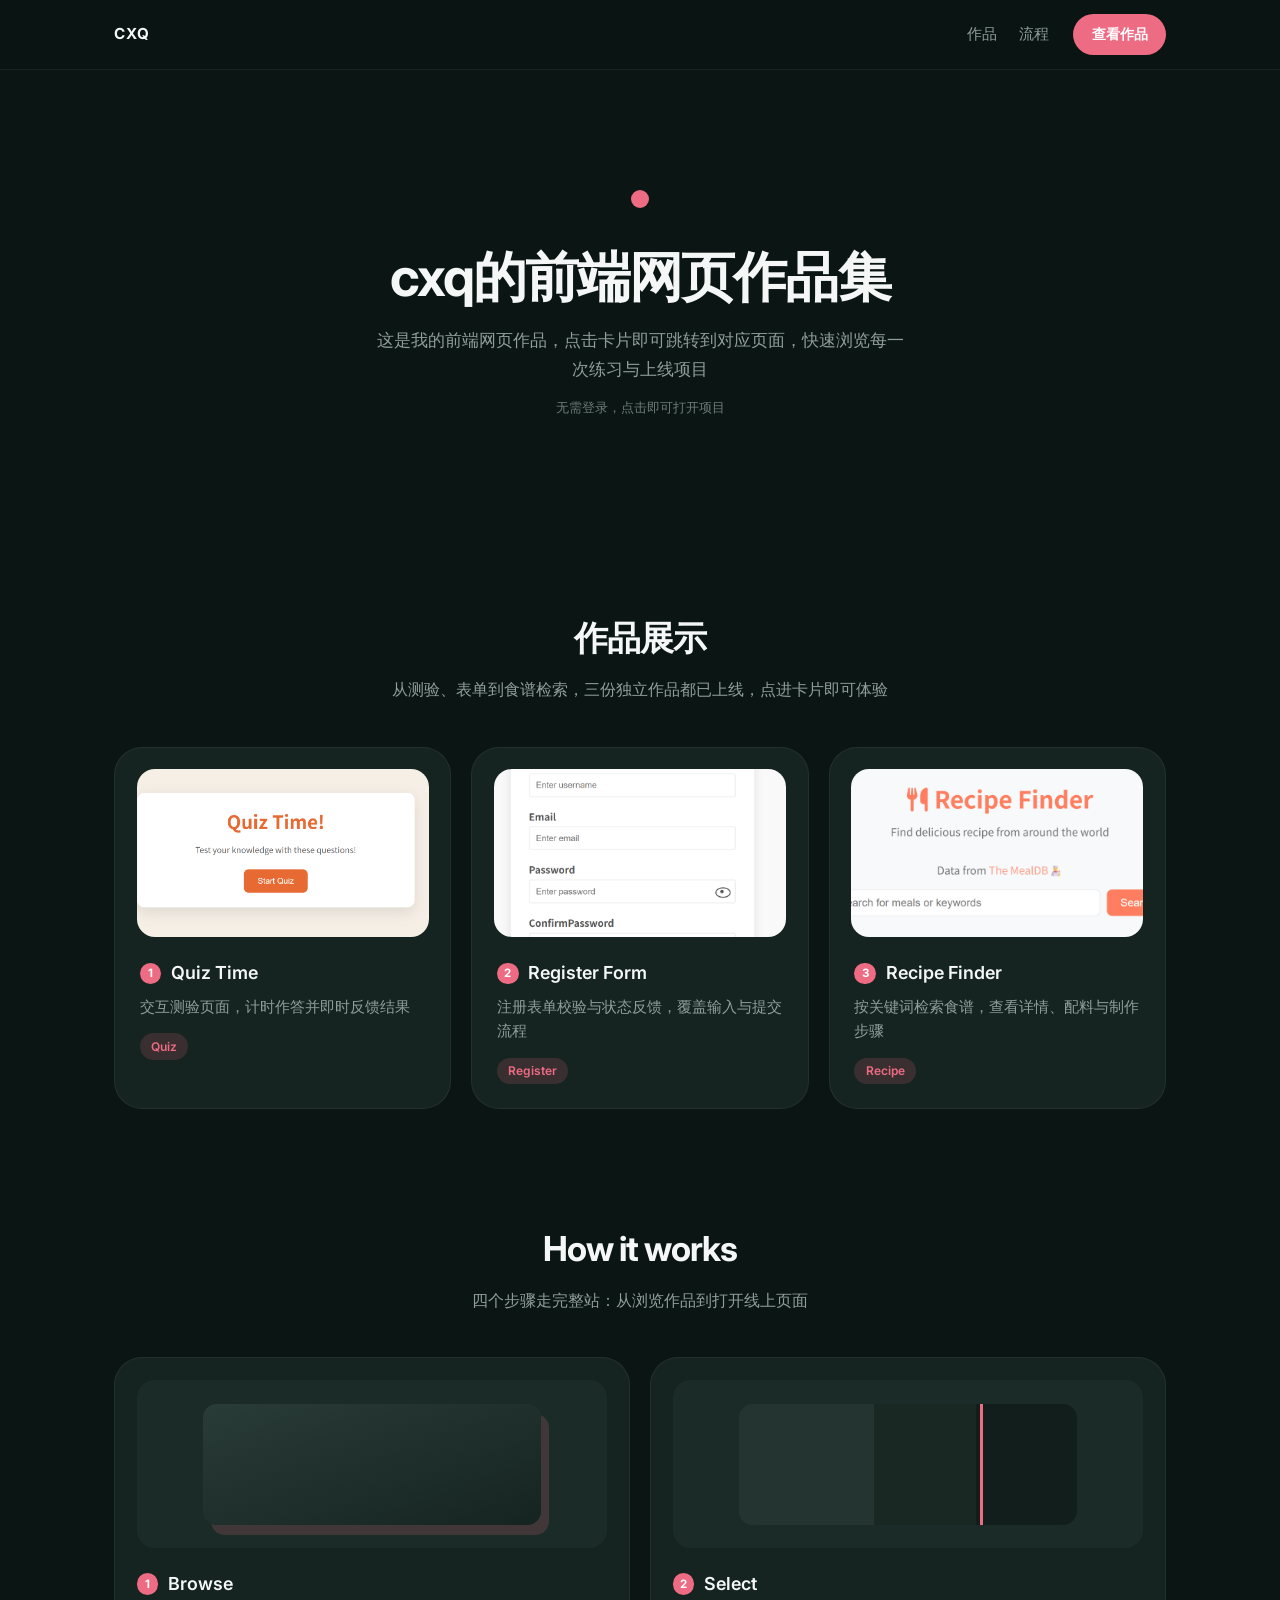
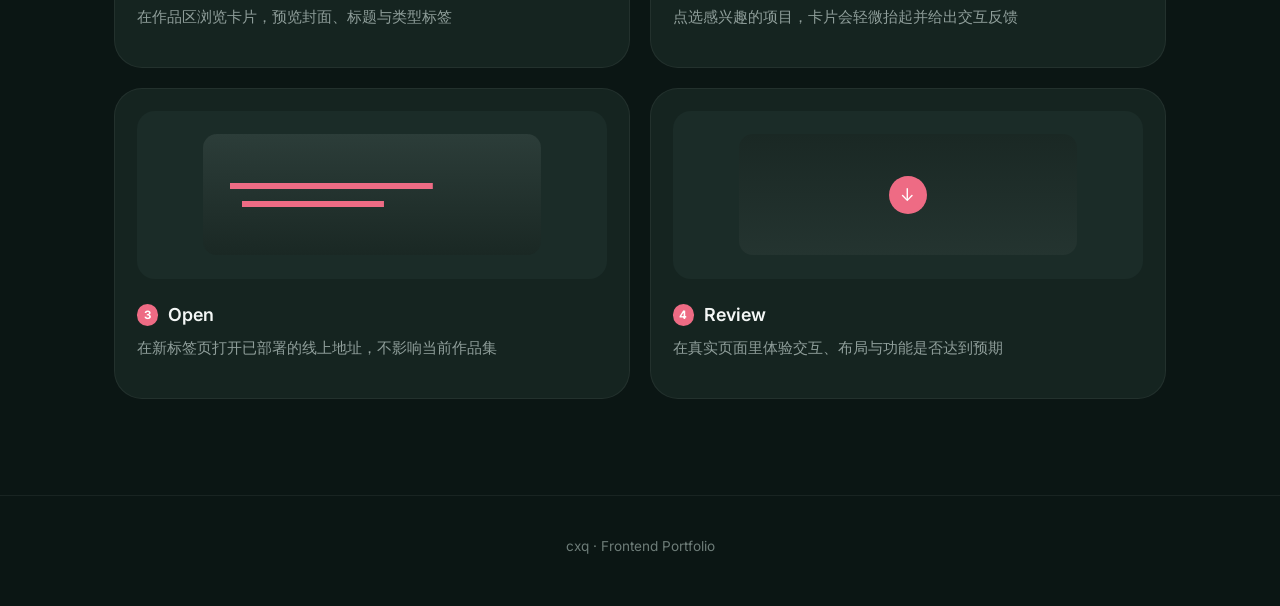
<file: index.html>
<!DOCTYPE html>
<html lang="zh-CN">
<head>
    <meta charset="UTF-8">
    <meta name="viewport" content="width=device-width, initial-scale=1.0">
    <title>cxq的前端网页作品集</title>
    <link rel="preconnect" href="https://fonts.googleapis.com">
    <link rel="preconnect" href="https://fonts.gstatic.com" crossorigin>
    <link href="https://fonts.googleapis.com/css2?family=Inter:wght@400;500;600;700&display=swap" rel="stylesheet">
    <link rel="stylesheet" href="style.css">
    <link rel="stylesheet"
          href="https://cdnjs.cloudflare.com/ajax/libs/font-awesome/6.7.2/css/all.min.css"
          integrity="sha512-Evv84Mr4kqVGRNSgIGL/F/aIDqQb7xQ2vcrdIwxfjThSH8CSR7PBEakCr51Ck+w+/U6swU2Im1vVX0SVk9ABhg=="
          crossorigin="anonymous"
          referrerpolicy="no-referrer"
    />
</head>
<body>
    <nav class="nav">
        <div class="nav-inner">
            <a class="logo" href="#top">CXQ</a>
            <div class="nav-links">
                <a href="#works">作品</a>
                <a href="#how">流程</a>
            </div>
            <a class="btn btn-primary nav-cta" href="#works">查看作品</a>
        </div>
    </nav>

    <header class="hero" id="top">
        <span class="hero-dot" aria-hidden="true"></span>
        <h1>cxq的前端网页作品集</h1>
        <p class="hero-sub">这是我的前端网页作品，点击卡片即可跳转到对应页面，快速浏览每一次练习与上线项目</p>
        <p class="hero-note">无需登录，点击即可打开项目</p>
    </header>

    <main class="container">
        <div id="error-container" class="hidden">
            <p>No meals found. Try another search term!</p>
        </div>
        <div id="result-heading"></div>

        <section class="section" id="works">
            <h2>作品展示</h2>
            <p class="section-lead">从测验、表单到食谱检索，三份独立作品都已上线，点进卡片即可体验</p>

            <div id="meals" class="meals-container">
                <article class="meal" data-url="https://work2-teal.vercel.app/">
                    <div class="meal-visual">
                        <img src="./image/quiztime.png" alt="Quiz Time 预览">
                    </div>
                    <div class="meal-info">
                        <h3 class="meal-title"><span class="step-badge">1</span> Quiz Time</h3>
                        <p class="meal-desc">交互测验页面，计时作答并即时反馈结果</p>
                        <div class="meal-category">Quiz</div>
                    </div>
                </article>

                <article class="meal" data-url="https://cxq-work1-1.vercel.app/">
                    <div class="meal-visual">
                        <img src="./image/register.png" alt="Register Form 预览">
                    </div>
                    <div class="meal-info">
                        <h3 class="meal-title"><span class="step-badge">2</span> Register Form</h3>
                        <p class="meal-desc">注册表单校验与状态反馈，覆盖输入与提交流程</p>
                        <div class="meal-category">Register</div>
                    </div>
                </article>

                <article class="meal" data-url="https://cxq-work2.vercel.app/">
                    <div class="meal-visual">
                        <img src="./image/recipe.png" alt="Recipe Finder 预览">
                    </div>
                    <div class="meal-info">
                        <h3 class="meal-title"><span class="step-badge">3</span> Recipe Finder</h3>
                        <p class="meal-desc">按关键词检索食谱，查看详情、配料与制作步骤</p>
                        <div class="meal-category">Recipe</div>
                    </div>
                </article>
            </div>
        </section>

        <section class="section" id="how">
            <h2>How it works</h2>
            <p class="section-lead">四个步骤走完整站：从浏览作品到打开线上页面</p>

            <div class="steps-grid">
                <article class="step-card">
                    <div class="step-illustration" aria-hidden="true">
                        <div class="illus illus-browse"></div>
                    </div>
                    <h3><span class="step-badge">1</span> Browse</h3>
                    <p>在作品区浏览卡片，预览封面、标题与类型标签</p>
                </article>
                <article class="step-card">
                    <div class="step-illustration" aria-hidden="true">
                        <div class="illus illus-select"></div>
                    </div>
                    <h3><span class="step-badge">2</span> Select</h3>
                    <p>点选感兴趣的项目，卡片会轻微抬起并给出交互反馈</p>
                </article>
                <article class="step-card">
                    <div class="step-illustration" aria-hidden="true">
                        <div class="illus illus-open"></div>
                    </div>
                    <h3><span class="step-badge">3</span> Open</h3>
                    <p>在新标签页打开已部署的线上地址，不影响当前作品集</p>
                </article>
                <article class="step-card">
                    <div class="step-illustration" aria-hidden="true">
                        <div class="illus illus-review"></div>
                    </div>
                    <h3><span class="step-badge">4</span> Review</h3>
                    <p>在真实页面里体验交互、布局与功能是否达到预期</p>
                </article>
            </div>
        </section>
    </main>

    <footer class="footer">
        <p>cxq · Frontend Portfolio</p>
    </footer>

    <script src="script.js"></script>
</body>
</html>
</file>
<file: style.css>
* {
  margin: 0;
  padding: 0;
  box-sizing: border-box;
}

:root {
  --bg: #0b1614;
  --bg-elevated: #121e1b;
  --card: #152420;
  --card-inner: #1b2c28;
  --primary: #ee6b84;
  --primary-hover: #f48196;
  --primary-soft: rgba(238, 107, 132, 0.16);
  --secondary-btn: #3d4a47;
  --secondary-btn-hover: #4a5955;
  --text: #f4f7f6;
  --text-muted: #8f9e9a;
  --text-subtle: #6d7c78;
  --border: rgba(255, 255, 255, 0.06);
  --radius-card: 28px;
  --radius-btn: 999px;
  --shadow: 0 18px 40px rgba(0, 0, 0, 0.28);
  --transition: 0.25s ease;
}

html {
  scroll-behavior: smooth;
}

body {
  font-family: "Inter", system-ui, sans-serif;
  background-color: var(--bg);
  color: var(--text);
  line-height: 1.6;
  min-height: 100vh;
}

a {
  color: inherit;
  text-decoration: none;
}

.nav {
  position: sticky;
  top: 0;
  z-index: 20;
  background: rgba(11, 22, 20, 0.86);
  backdrop-filter: blur(14px);
  border-bottom: 1px solid var(--border);
}

.nav-inner {
  max-width: 1100px;
  margin: 0 auto;
  padding: 0.9rem 1.5rem;
  display: flex;
  align-items: center;
  gap: 1.5rem;
}

.logo {
  font-weight: 700;
  letter-spacing: 0.08em;
  font-size: 0.95rem;
}

.nav-links {
  display: flex;
  gap: 1.4rem;
  margin-left: auto;
}

.nav-cta {
  margin-left: 0;
}

.nav-links a {
  color: var(--text-muted);
  font-size: 0.92rem;
  font-weight: 500;
  transition: color var(--transition);
}

.nav-links a:hover {
  color: var(--text);
}

.nav-cta {
  padding: 0.55rem 1.15rem !important;
  font-size: 0.88rem !important;
}

.hero {
  text-align: center;
  padding: 7.5rem 1.5rem 6rem;
  max-width: 760px;
  margin: 0 auto;
}

.hero-dot {
  display: block;
  width: 18px;
  height: 18px;
  border-radius: 50%;
  background: var(--primary);
  margin: 0 auto 2.4rem;
}

.hero h1 {
  font-size: clamp(2.1rem, 5vw, 3.35rem);
  font-weight: 700;
  letter-spacing: -0.035em;
  line-height: 1.15;
  color: var(--text);
  margin-bottom: 1.15rem;
}

.hero-sub {
  color: var(--text-muted);
  font-size: 1.05rem;
  font-weight: 400;
  max-width: 540px;
  margin: 0 auto 0.9rem;
  line-height: 1.7;
}

.hero-note {
  color: var(--text-subtle);
  font-size: 0.8rem;
}

.btn {
  display: inline-flex;
  align-items: center;
  justify-content: center;
  border: none;
  border-radius: var(--radius-btn);
  padding: 0.78rem 1.45rem;
  font-size: 0.95rem;
  font-weight: 600;
  font-family: inherit;
  cursor: pointer;
  transition: background var(--transition), transform var(--transition);
}

.btn-primary {
  background: var(--primary);
  color: #fff;
}

.btn-primary:hover {
  background: var(--primary-hover);
}

.container {
  width: 100%;
  max-width: 1100px;
  margin: 0 auto;
  padding: 0 1.5rem 5rem;
}

.section {
  margin-top: 1.5rem;
  padding: 4.5rem 0 1rem;
  scroll-margin-top: 4.5rem;
}

.section h2 {
  text-align: center;
  font-size: clamp(1.7rem, 3vw, 2.15rem);
  font-weight: 700;
  letter-spacing: -0.03em;
  margin-bottom: 0.75rem;
}

.section-lead {
  text-align: center;
  color: var(--text-muted);
  font-size: 1rem;
  max-width: 520px;
  margin: 0 auto 2.75rem;
}

.meals-container {
  display: grid;
  grid-template-columns: repeat(3, 1fr);
  gap: 1.25rem;
}

.steps-grid {
  display: grid;
  grid-template-columns: repeat(2, 1fr);
  gap: 1.25rem;
}

.meal,
.step-card {
  background: var(--card);
  border: 1px solid var(--border);
  border-radius: var(--radius-card);
  padding: 1.35rem 1.35rem 1.5rem;
  box-shadow: none;
  overflow: hidden;
  transition: transform var(--transition), border-color var(--transition), box-shadow var(--transition);
}

.meal {
  cursor: pointer;
  position: relative;
}

.meal:hover,
.step-card:hover {
  transform: translateY(-4px);
  border-color: rgba(238, 107, 132, 0.28);
  box-shadow: var(--shadow);
}

.meal-visual,
.step-illustration {
  background: var(--card-inner);
  border-radius: 18px;
  height: 168px;
  margin-bottom: 1.35rem;
  overflow: hidden;
  display: flex;
  align-items: center;
  justify-content: center;
}

.meal img {
  width: 100%;
  height: 100%;
  object-fit: cover;
  display: block;
}

.meal-info {
  padding: 0 0.2rem;
}

.meal-title,
.step-card h3 {
  font-size: 1.12rem;
  font-weight: 600;
  color: var(--text);
  margin-bottom: 0.45rem;
  display: flex;
  align-items: center;
  gap: 0.6rem;
}

.meal-desc,
.step-card p {
  color: var(--text-muted);
  font-size: 0.92rem;
  line-height: 1.65;
  margin-bottom: 0.85rem;
}

.step-badge {
  display: inline-flex;
  align-items: center;
  justify-content: center;
  width: 1.35rem;
  height: 1.35rem;
  border-radius: 50%;
  background: var(--primary);
  color: #fff;
  font-size: 0.72rem;
  font-weight: 700;
  flex-shrink: 0;
}

.meal-category {
  display: inline-block;
  background: var(--primary-soft);
  color: var(--primary);
  padding: 0.22rem 0.7rem;
  font-size: 0.75rem;
  font-weight: 600;
  border-radius: var(--radius-btn);
}

.illus {
  width: 72%;
  height: 72%;
  border-radius: 14px;
  position: relative;
}

.illus-browse {
  background: linear-gradient(160deg, #2a3c38, #152420);
  box-shadow: 8px 10px 0 rgba(238, 107, 132, 0.18);
}

.illus-select {
  background: linear-gradient(90deg, #243430 40%, #1a2824 40% 70%, #121e1b 70%);
}

.illus-select::after {
  content: "";
  position: absolute;
  right: 28%;
  top: 0;
  bottom: 0;
  width: 3px;
  background: var(--primary);
}

.illus-open {
  background:
    linear-gradient(#ee6b84 0 0) 20% 42% / 60% 6px no-repeat,
    linear-gradient(#ee6b84 0 0) 20% 58% / 42% 6px no-repeat,
    linear-gradient(#2c3d39, #1a2824);
}

.illus-review {
  background: linear-gradient(#1a2824, #243430);
}

.illus-review::after {
  content: "↓";
  position: absolute;
  left: 50%;
  top: 50%;
  transform: translate(-50%, -50%);
  width: 38px;
  height: 38px;
  border-radius: 50%;
  background: var(--primary);
  color: #fff;
  display: flex;
  align-items: center;
  justify-content: center;
  font-size: 1.1rem;
}

.hidden {
  display: none;
}

.result-heading {
  text-align: center;
  margin-bottom: 1.5rem;
  font-size: 1.2rem;
  color: var(--text);
}

#error-container {
  background: var(--primary-soft);
  border: 1px solid var(--primary);
  color: var(--primary);
  padding: 1rem;
  border-radius: 16px;
  text-align: center;
  margin-bottom: 1.5rem;
}

.footer {
  text-align: center;
  padding: 2.5rem 1rem 3rem;
  color: var(--text-subtle);
  font-size: 0.85rem;
  border-top: 1px solid var(--border);
}

@media (max-width: 960px) {
  .meals-container {
    grid-template-columns: 1fr;
  }
}

@media (max-width: 800px) {
  .steps-grid {
    grid-template-columns: 1fr;
  }

  .hero {
    padding: 5rem 1.25rem 3.5rem;
  }

  .nav-links {
    display: none;
  }

  .nav-cta {
    margin-left: auto;
  }
}
</file>
